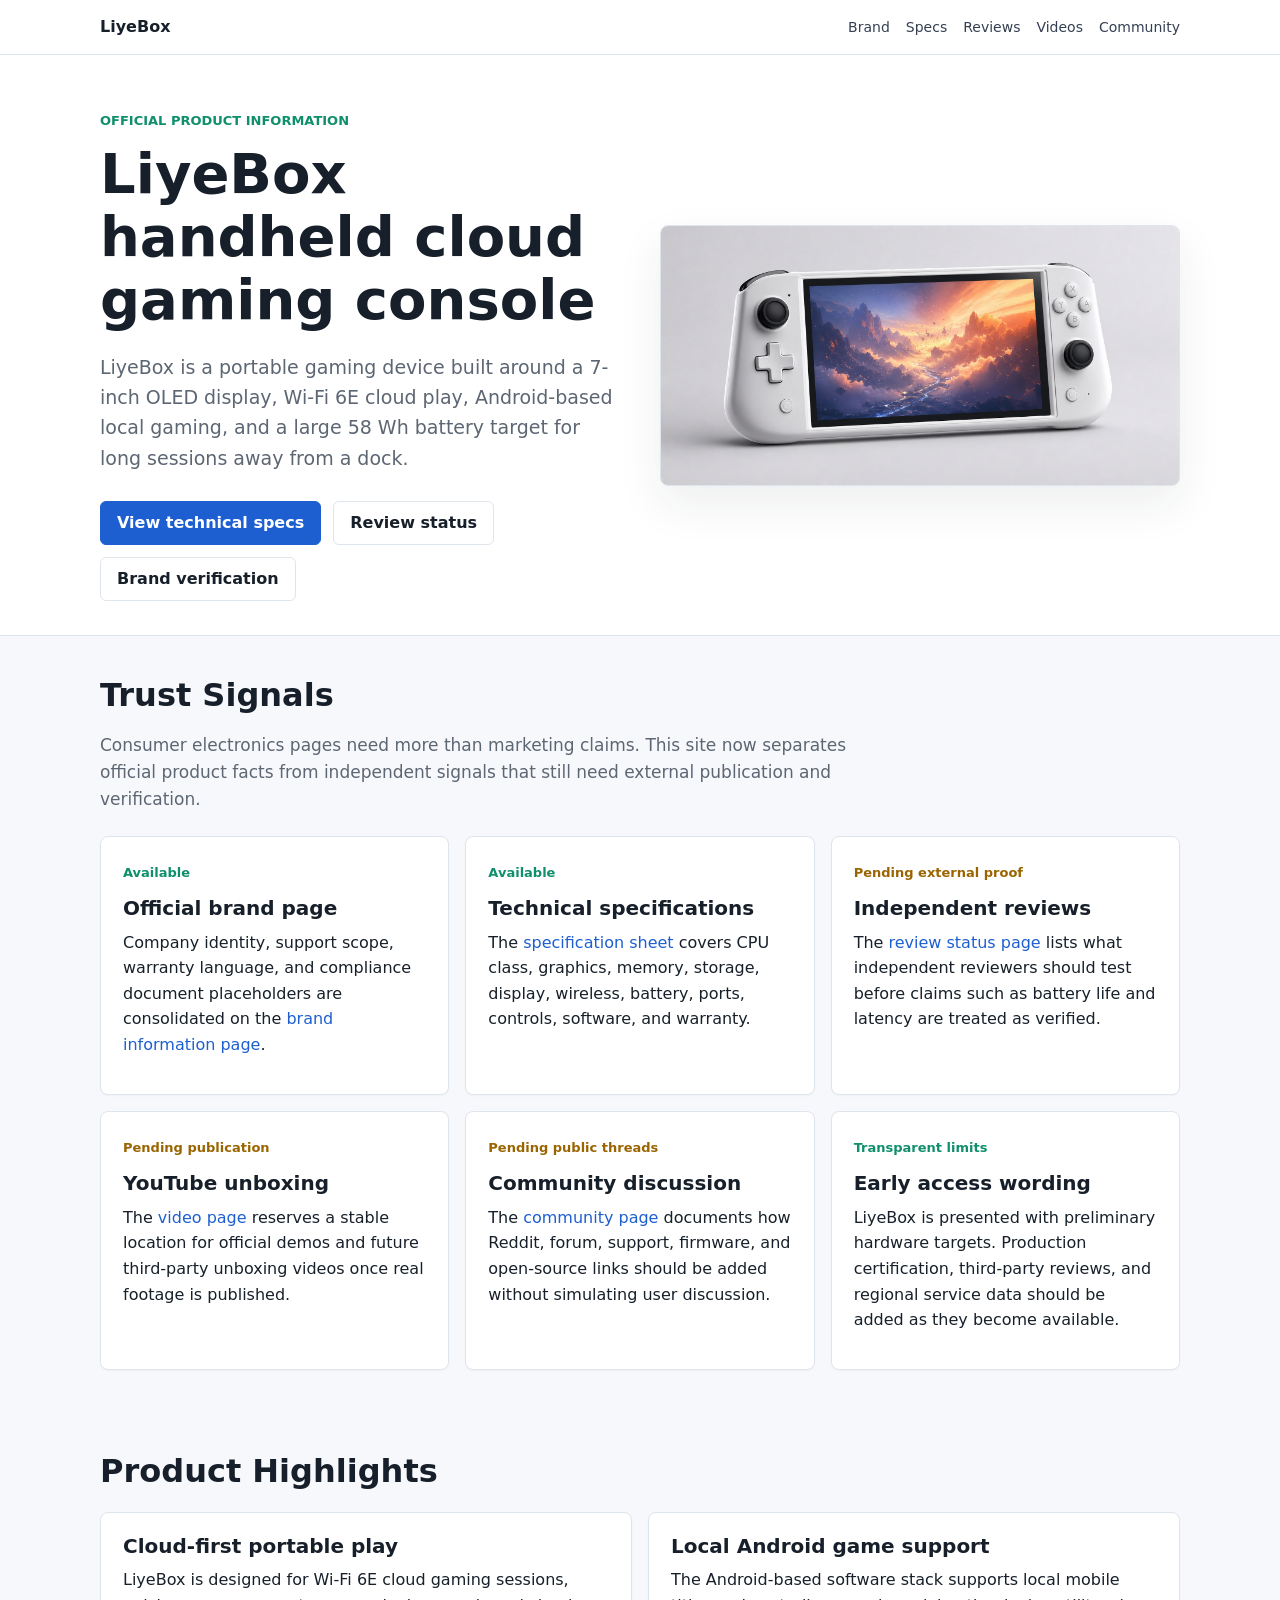
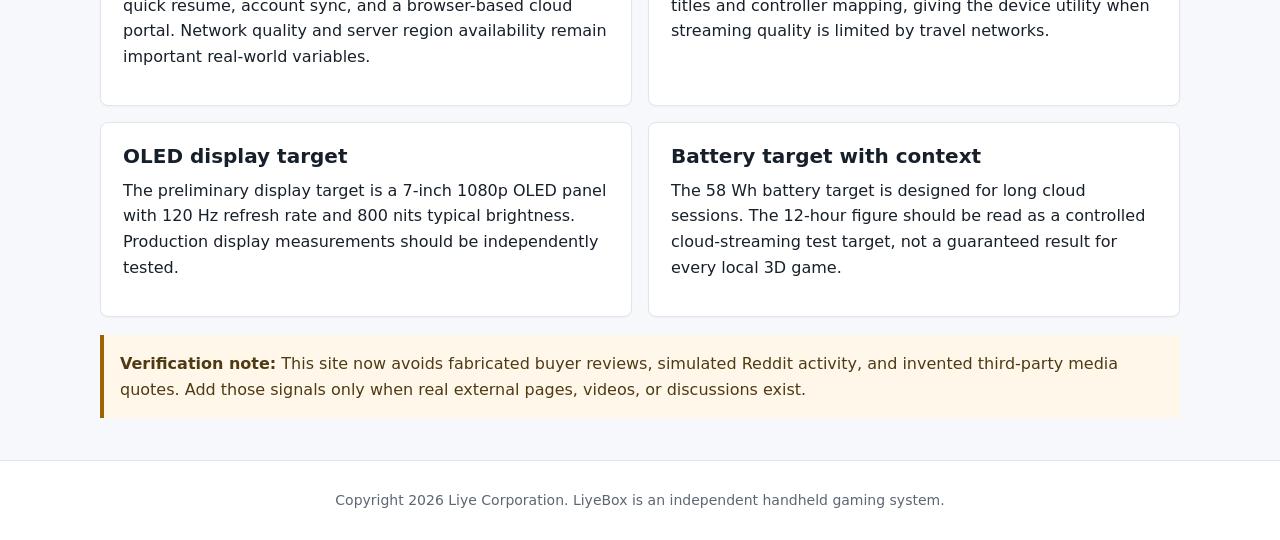
<file: www/index.html>
<!DOCTYPE html>
<html lang="en">
<head>
  <meta charset="UTF-8">
  <meta name="viewport" content="width=device-width, initial-scale=1.0">
  <title>LiyeBox Official Site - Handheld Cloud Gaming Console</title>
  <meta name="description" content="Official LiyeBox product site with hardware specifications, brand information, review status, video coverage status, and community verification pages.">
  <link rel="canonical" href="https://pages-59y.pages.dev/">
  <link rel="stylesheet" href="styles.css">
  <script type="application/ld+json">
  {
    "@context": "https://schema.org",
    "@graph": [
      {
        "@type": "WebSite",
        "name": "LiyeBox Official Site",
        "url": "https://pages-59y.pages.dev/"
      },
      {
        "@type": "Organization",
        "name": "Liye Corporation",
        "url": "https://pages-59y.pages.dev/",
        "brand": {"@type": "Brand", "name": "LiyeBox"}
      },
      {
        "@type": "Product",
        "name": "LiyeBox",
        "brand": {"@type": "Brand", "name": "Liye"},
        "image": "https://pages-59y.pages.dev/images/liyebox-main.png",
        "description": "LiyeBox is a handheld cloud gaming console with a 7-inch OLED display, Wi-Fi 6E connectivity, Android-based local play, and a preliminary 58 Wh battery design.",
        "sku": "LYB-2026-128",
        "offers": {
          "@type": "Offer",
          "url": "https://pages-59y.pages.dev/",
          "priceCurrency": "USD",
          "price": "299.99",
          "availability": "https://schema.org/PreOrder",
          "itemCondition": "https://schema.org/NewCondition"
        }
      }
    ]
  }
  </script>
</head>
<body>
  <header class="site-header">
    <nav class="nav">
      <a class="brand" href="index.html">LiyeBox</a>
      <div class="nav-links">
        <a href="brand.html">Brand</a>
        <a href="specs.html">Specs</a>
        <a href="reviews.html">Reviews</a>
        <a href="videos.html">Videos</a>
        <a href="community.html">Community</a>
      </div>
    </nav>
  </header>

  <main>
    <section class="hero">
      <div class="hero-inner">
        <div>
          <p class="eyebrow">Official product information</p>
          <h1>LiyeBox handheld cloud gaming console</h1>
          <p class="lead">LiyeBox is a portable gaming device built around a 7-inch OLED display, Wi-Fi 6E cloud play, Android-based local gaming, and a large 58 Wh battery target for long sessions away from a dock.</p>
          <div class="hero-actions">
            <a class="button primary" href="specs.html">View technical specs</a>
            <a class="button" href="reviews.html">Review status</a>
            <a class="button" href="brand.html">Brand verification</a>
          </div>
        </div>
        <img class="product-shot" src="images/liyebox-main.png" alt="LiyeBox handheld gaming console product render">
      </div>
    </section>

    <section class="container">
      <h2>Trust Signals</h2>
      <p class="section-intro">Consumer electronics pages need more than marketing claims. This site now separates official product facts from independent signals that still need external publication and verification.</p>
      <div class="grid">
        <article class="card">
          <span class="status ok">Available</span>
          <h3>Official brand page</h3>
          <p>Company identity, support scope, warranty language, and compliance document placeholders are consolidated on the <a href="brand.html">brand information page</a>.</p>
        </article>
        <article class="card">
          <span class="status ok">Available</span>
          <h3>Technical specifications</h3>
          <p>The <a href="specs.html">specification sheet</a> covers CPU class, graphics, memory, storage, display, wireless, battery, ports, controls, software, and warranty.</p>
        </article>
        <article class="card">
          <span class="status pending">Pending external proof</span>
          <h3>Independent reviews</h3>
          <p>The <a href="reviews.html">review status page</a> lists what independent reviewers should test before claims such as battery life and latency are treated as verified.</p>
        </article>
        <article class="card">
          <span class="status pending">Pending publication</span>
          <h3>YouTube unboxing</h3>
          <p>The <a href="videos.html">video page</a> reserves a stable location for official demos and future third-party unboxing videos once real footage is published.</p>
        </article>
        <article class="card">
          <span class="status pending">Pending public threads</span>
          <h3>Community discussion</h3>
          <p>The <a href="community.html">community page</a> documents how Reddit, forum, support, firmware, and open-source links should be added without simulating user discussion.</p>
        </article>
        <article class="card">
          <span class="status ok">Transparent limits</span>
          <h3>Early access wording</h3>
          <p>LiyeBox is presented with preliminary hardware targets. Production certification, third-party reviews, and regional service data should be added as they become available.</p>
        </article>
      </div>
    </section>

    <section class="container">
      <h2>Product Highlights</h2>
      <div class="grid two">
        <article class="card">
          <h3>Cloud-first portable play</h3>
          <p>LiyeBox is designed for Wi-Fi 6E cloud gaming sessions, quick resume, account sync, and a browser-based cloud portal. Network quality and server region availability remain important real-world variables.</p>
        </article>
        <article class="card">
          <h3>Local Android game support</h3>
          <p>The Android-based software stack supports local mobile titles and controller mapping, giving the device utility when streaming quality is limited by travel networks.</p>
        </article>
        <article class="card">
          <h3>OLED display target</h3>
          <p>The preliminary display target is a 7-inch 1080p OLED panel with 120 Hz refresh rate and 800 nits typical brightness. Production display measurements should be independently tested.</p>
        </article>
        <article class="card">
          <h3>Battery target with context</h3>
          <p>The 58 Wh battery target is designed for long cloud sessions. The 12-hour figure should be read as a controlled cloud-streaming test target, not a guaranteed result for every local 3D game.</p>
        </article>
      </div>
      <div class="note">
        <strong>Verification note:</strong> This site now avoids fabricated buyer reviews, simulated Reddit activity, and invented third-party media quotes. Add those signals only when real external pages, videos, or discussions exist.
      </div>
    </section>
  </main>

  <footer class="footer">Copyright 2026 Liye Corporation. LiyeBox is an independent handheld gaming system.</footer>
</body>
</html>
</file>
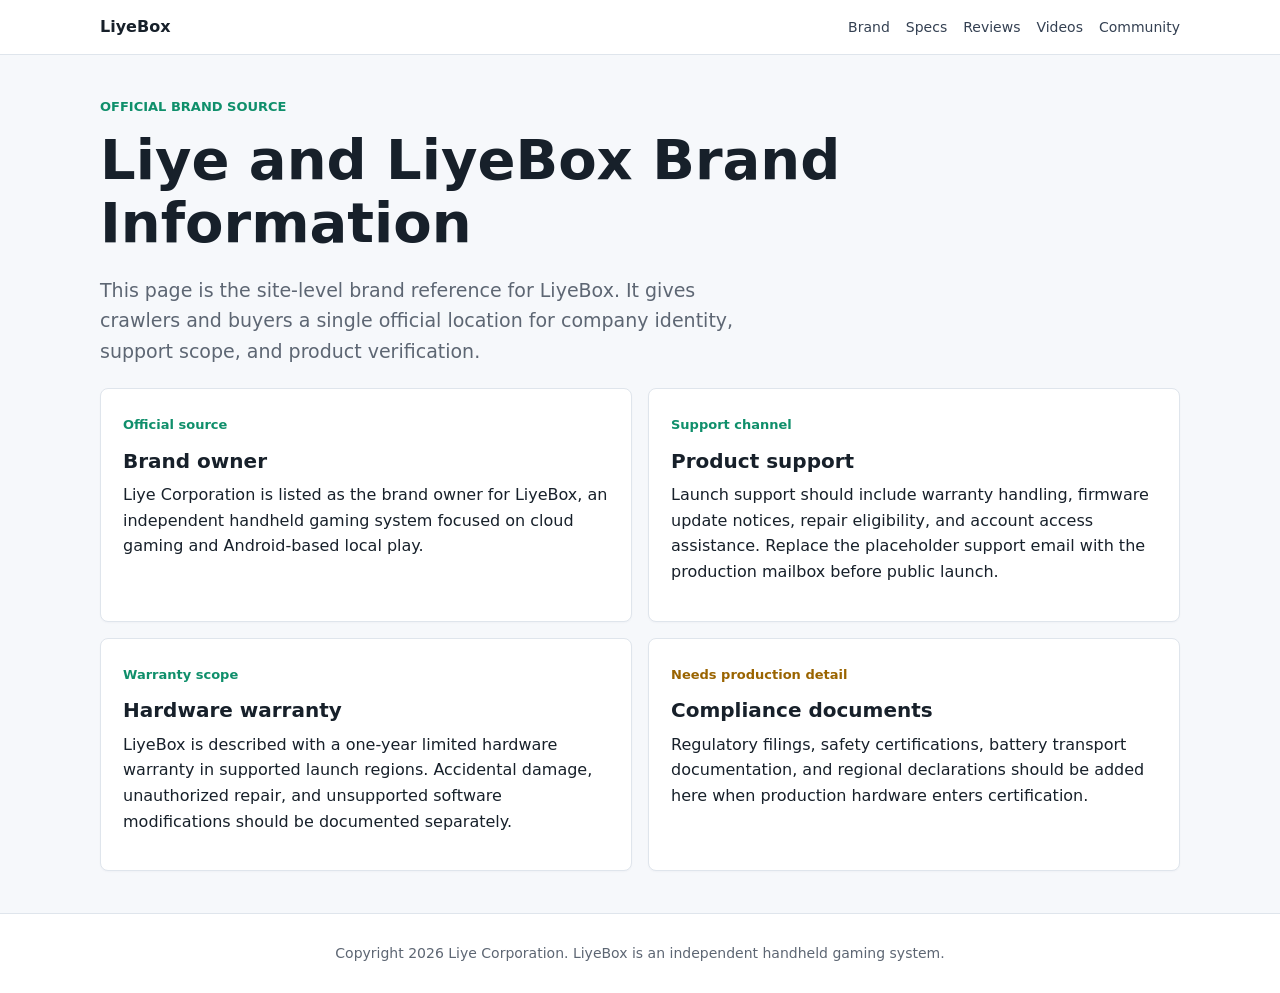
<file: www/brand.html>
<!DOCTYPE html>
<html lang="en">
<head>
  <meta charset="UTF-8">
  <meta name="viewport" content="width=device-width, initial-scale=1.0">
  <title>Liye Official Brand Information</title>
  <meta name="description" content="Official brand information for Liye and LiyeBox, including company identity, product support channels, warranty scope, and verification details.">
  <link rel="canonical" href="https://pages-59y.pages.dev/brand.html">
  <link rel="stylesheet" href="styles.css">
  <script type="application/ld+json">
  {
    "@context": "https://schema.org",
    "@type": "Organization",
    "name": "Liye Corporation",
    "url": "https://pages-59y.pages.dev/",
    "logo": "https://pages-59y.pages.dev/images/liyebox-main.png",
    "brand": {"@type": "Brand", "name": "LiyeBox"},
    "contactPoint": {
      "@type": "ContactPoint",
      "contactType": "product support",
      "email": "support@example.com",
      "availableLanguage": ["English"]
    }
  }
  </script>
</head>
<body>
  <header class="site-header">
    <nav class="nav">
      <a class="brand" href="index.html">LiyeBox</a>
      <div class="nav-links">
        <a href="brand.html">Brand</a>
        <a href="specs.html">Specs</a>
        <a href="reviews.html">Reviews</a>
        <a href="videos.html">Videos</a>
        <a href="community.html">Community</a>
      </div>
    </nav>
  </header>

  <main class="container">
    <p class="eyebrow">Official brand source</p>
    <h1>Liye and LiyeBox Brand Information</h1>
    <p class="lead">This page is the site-level brand reference for LiyeBox. It gives crawlers and buyers a single official location for company identity, support scope, and product verification.</p>

    <section class="grid two">
      <article class="card">
        <span class="status ok">Official source</span>
        <h3>Brand owner</h3>
        <p>Liye Corporation is listed as the brand owner for LiyeBox, an independent handheld gaming system focused on cloud gaming and Android-based local play.</p>
      </article>
      <article class="card">
        <span class="status ok">Support channel</span>
        <h3>Product support</h3>
        <p>Launch support should include warranty handling, firmware update notices, repair eligibility, and account access assistance. Replace the placeholder support email with the production mailbox before public launch.</p>
      </article>
      <article class="card">
        <span class="status ok">Warranty scope</span>
        <h3>Hardware warranty</h3>
        <p>LiyeBox is described with a one-year limited hardware warranty in supported launch regions. Accidental damage, unauthorized repair, and unsupported software modifications should be documented separately.</p>
      </article>
      <article class="card">
        <span class="status pending">Needs production detail</span>
        <h3>Compliance documents</h3>
        <p>Regulatory filings, safety certifications, battery transport documentation, and regional declarations should be added here when production hardware enters certification.</p>
      </article>
    </section>
  </main>

  <footer class="footer">Copyright 2026 Liye Corporation. LiyeBox is an independent handheld gaming system.</footer>
</body>
</html>
</file>
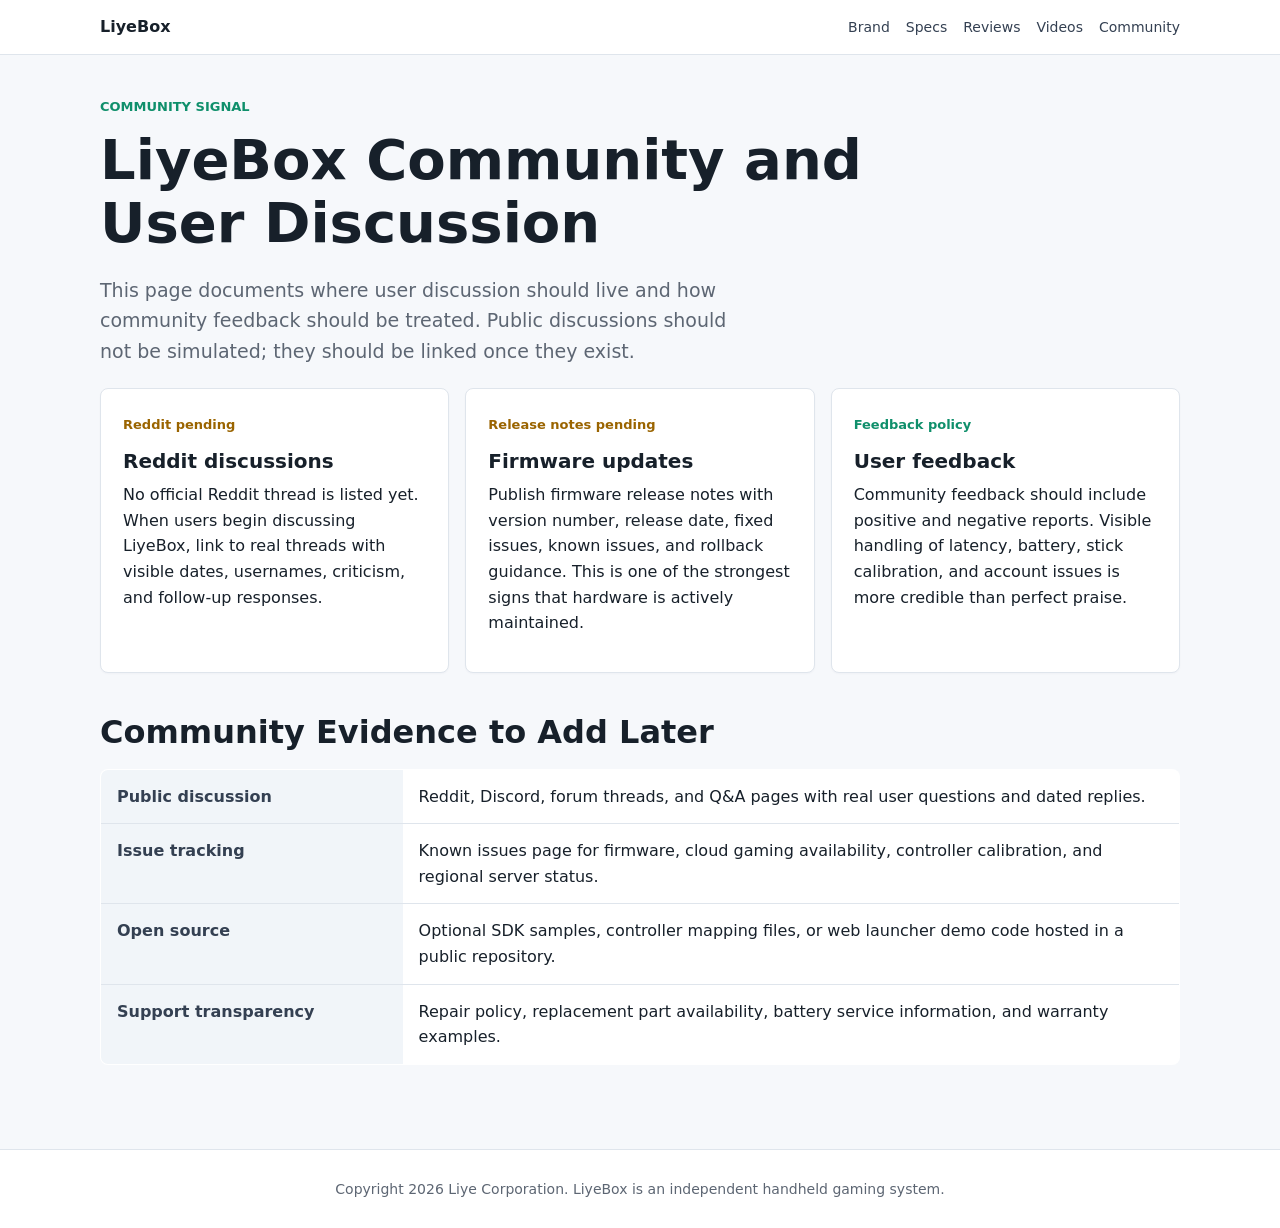
<file: www/community.html>
<!DOCTYPE html>
<html lang="en">
<head>
  <meta charset="UTF-8">
  <meta name="viewport" content="width=device-width, initial-scale=1.0">
  <title>LiyeBox Community and User Discussion</title>
  <meta name="description" content="Official status page for LiyeBox community discussion, user feedback channels, Reddit coverage, bug reports, and release notes.">
  <link rel="canonical" href="https://pages-59y.pages.dev/community.html">
  <link rel="stylesheet" href="styles.css">
</head>
<body>
  <header class="site-header">
    <nav class="nav">
      <a class="brand" href="index.html">LiyeBox</a>
      <div class="nav-links">
        <a href="brand.html">Brand</a>
        <a href="specs.html">Specs</a>
        <a href="reviews.html">Reviews</a>
        <a href="videos.html">Videos</a>
        <a href="community.html">Community</a>
      </div>
    </nav>
  </header>

  <main class="container">
    <p class="eyebrow">Community signal</p>
    <h1>LiyeBox Community and User Discussion</h1>
    <p class="lead">This page documents where user discussion should live and how community feedback should be treated. Public discussions should not be simulated; they should be linked once they exist.</p>

    <section class="grid">
      <article class="card">
        <span class="status pending">Reddit pending</span>
        <h3>Reddit discussions</h3>
        <p>No official Reddit thread is listed yet. When users begin discussing LiyeBox, link to real threads with visible dates, usernames, criticism, and follow-up responses.</p>
      </article>
      <article class="card">
        <span class="status pending">Release notes pending</span>
        <h3>Firmware updates</h3>
        <p>Publish firmware release notes with version number, release date, fixed issues, known issues, and rollback guidance. This is one of the strongest signs that hardware is actively maintained.</p>
      </article>
      <article class="card">
        <span class="status ok">Feedback policy</span>
        <h3>User feedback</h3>
        <p>Community feedback should include positive and negative reports. Visible handling of latency, battery, stick calibration, and account issues is more credible than perfect praise.</p>
      </article>
    </section>

    <section class="container" style="padding-left:0;padding-right:0">
      <h2>Community Evidence to Add Later</h2>
      <table class="spec-table">
        <tbody>
          <tr><th>Public discussion</th><td>Reddit, Discord, forum threads, and Q&A pages with real user questions and dated replies.</td></tr>
          <tr><th>Issue tracking</th><td>Known issues page for firmware, cloud gaming availability, controller calibration, and regional server status.</td></tr>
          <tr><th>Open source</th><td>Optional SDK samples, controller mapping files, or web launcher demo code hosted in a public repository.</td></tr>
          <tr><th>Support transparency</th><td>Repair policy, replacement part availability, battery service information, and warranty examples.</td></tr>
        </tbody>
      </table>
    </section>
  </main>

  <footer class="footer">Copyright 2026 Liye Corporation. LiyeBox is an independent handheld gaming system.</footer>
</body>
</html>
</file>
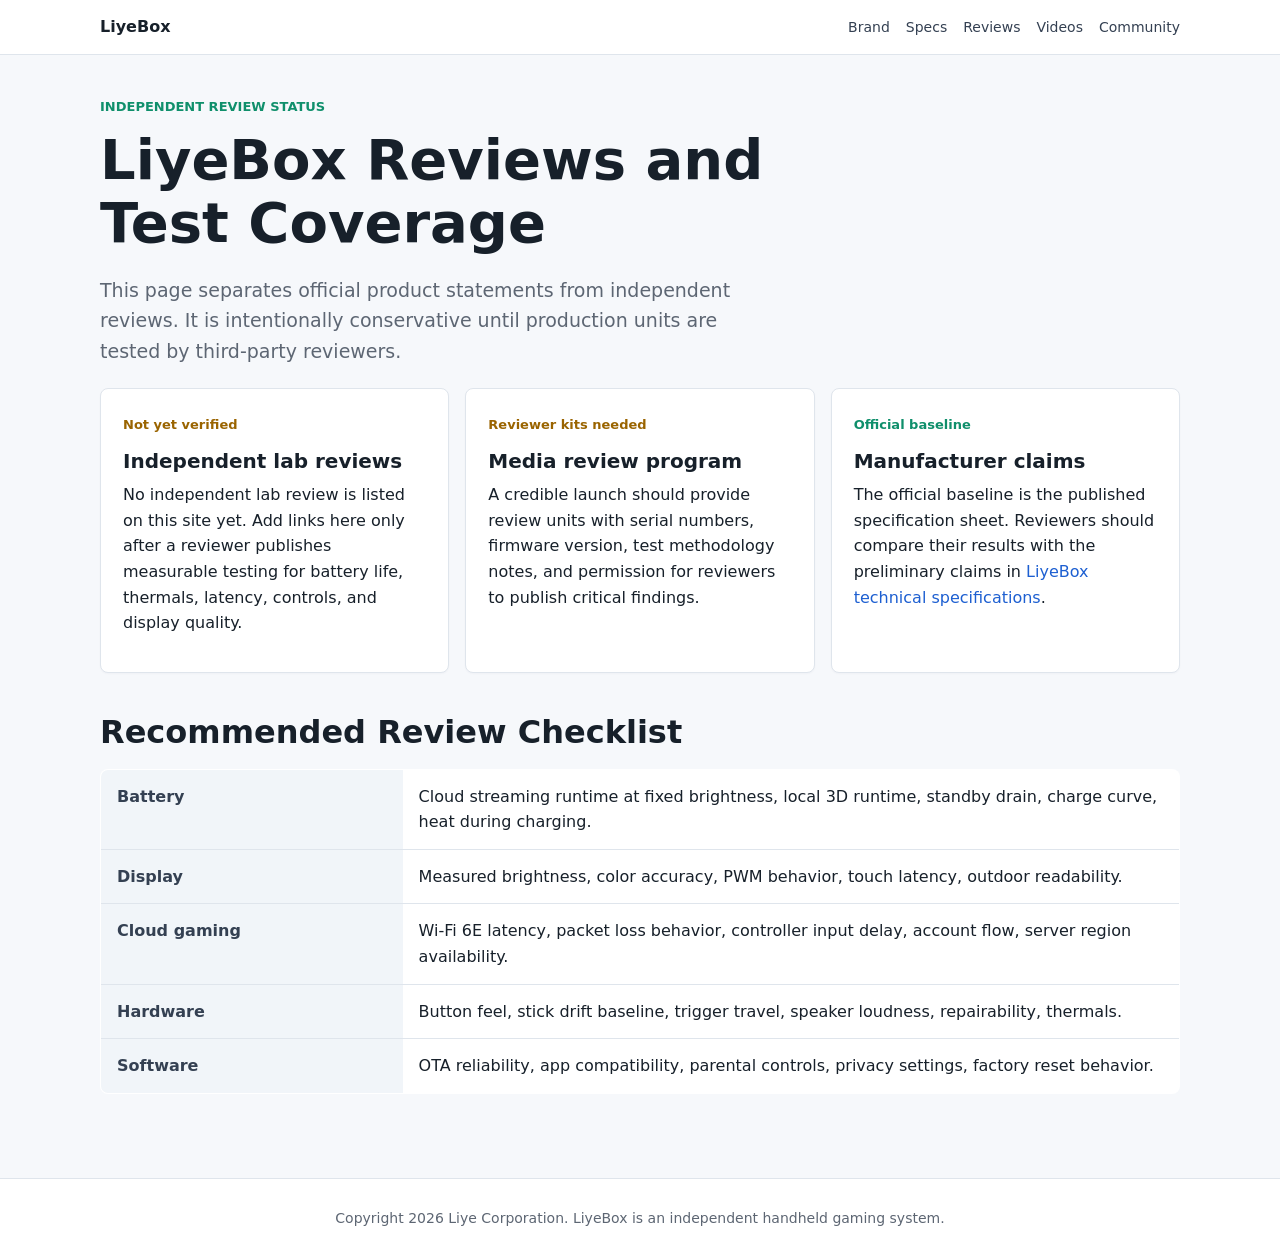
<file: www/reviews.html>
<!DOCTYPE html>
<html lang="en">
<head>
  <meta charset="UTF-8">
  <meta name="viewport" content="width=device-width, initial-scale=1.0">
  <title>LiyeBox Reviews and Third-Party Coverage Status</title>
  <meta name="description" content="Current status of LiyeBox independent reviews, reviewer kit availability, and the difference between official claims and third-party testing.">
  <link rel="canonical" href="https://pages-59y.pages.dev/reviews.html">
  <link rel="stylesheet" href="styles.css">
</head>
<body>
  <header class="site-header">
    <nav class="nav">
      <a class="brand" href="index.html">LiyeBox</a>
      <div class="nav-links">
        <a href="brand.html">Brand</a>
        <a href="specs.html">Specs</a>
        <a href="reviews.html">Reviews</a>
        <a href="videos.html">Videos</a>
        <a href="community.html">Community</a>
      </div>
    </nav>
  </header>

  <main class="container">
    <p class="eyebrow">Independent review status</p>
    <h1>LiyeBox Reviews and Test Coverage</h1>
    <p class="lead">This page separates official product statements from independent reviews. It is intentionally conservative until production units are tested by third-party reviewers.</p>

    <section class="grid">
      <article class="card">
        <span class="status pending">Not yet verified</span>
        <h3>Independent lab reviews</h3>
        <p>No independent lab review is listed on this site yet. Add links here only after a reviewer publishes measurable testing for battery life, thermals, latency, controls, and display quality.</p>
      </article>
      <article class="card">
        <span class="status pending">Reviewer kits needed</span>
        <h3>Media review program</h3>
        <p>A credible launch should provide review units with serial numbers, firmware version, test methodology notes, and permission for reviewers to publish critical findings.</p>
      </article>
      <article class="card">
        <span class="status ok">Official baseline</span>
        <h3>Manufacturer claims</h3>
        <p>The official baseline is the published specification sheet. Reviewers should compare their results with the preliminary claims in <a href="specs.html">LiyeBox technical specifications</a>.</p>
      </article>
    </section>

    <section class="container" style="padding-left:0;padding-right:0">
      <h2>Recommended Review Checklist</h2>
      <table class="spec-table">
        <tbody>
          <tr><th>Battery</th><td>Cloud streaming runtime at fixed brightness, local 3D runtime, standby drain, charge curve, heat during charging.</td></tr>
          <tr><th>Display</th><td>Measured brightness, color accuracy, PWM behavior, touch latency, outdoor readability.</td></tr>
          <tr><th>Cloud gaming</th><td>Wi-Fi 6E latency, packet loss behavior, controller input delay, account flow, server region availability.</td></tr>
          <tr><th>Hardware</th><td>Button feel, stick drift baseline, trigger travel, speaker loudness, repairability, thermals.</td></tr>
          <tr><th>Software</th><td>OTA reliability, app compatibility, parental controls, privacy settings, factory reset behavior.</td></tr>
        </tbody>
      </table>
    </section>
  </main>

  <footer class="footer">Copyright 2026 Liye Corporation. LiyeBox is an independent handheld gaming system.</footer>
</body>
</html>
</file>
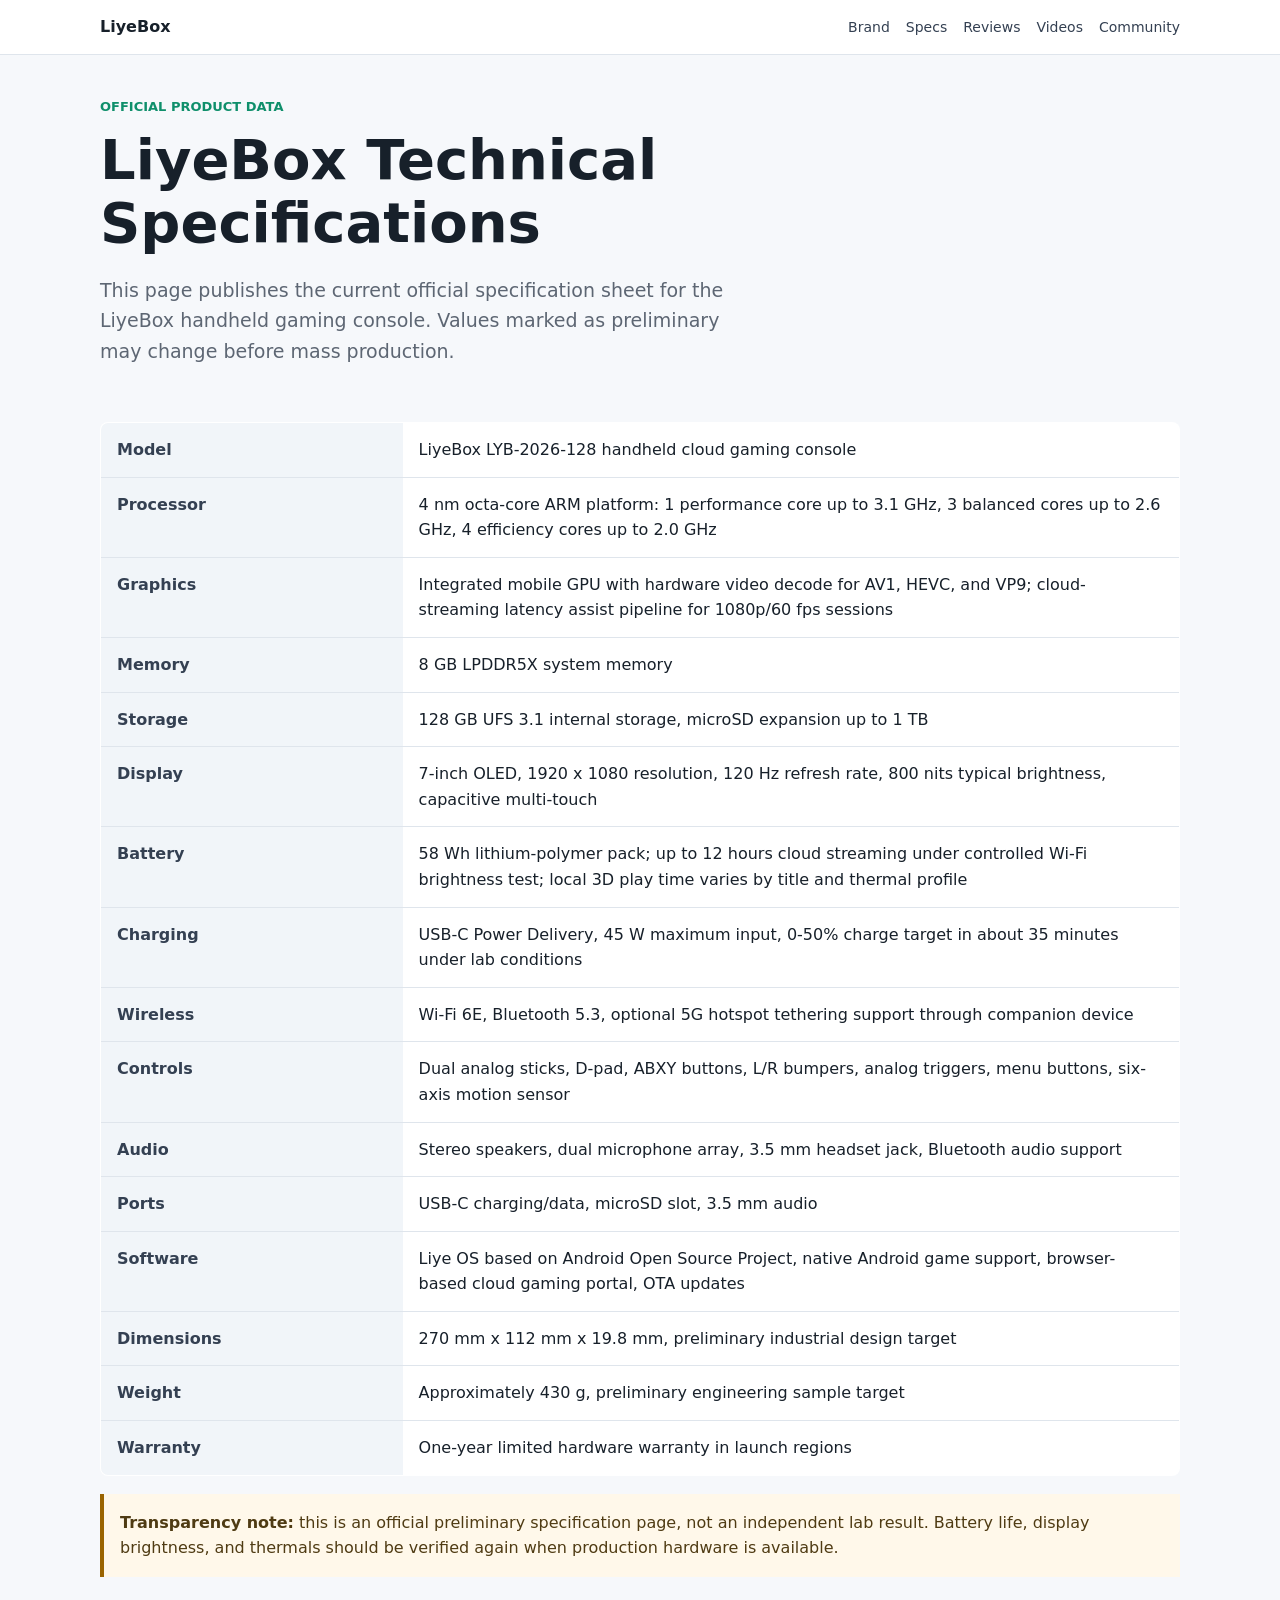
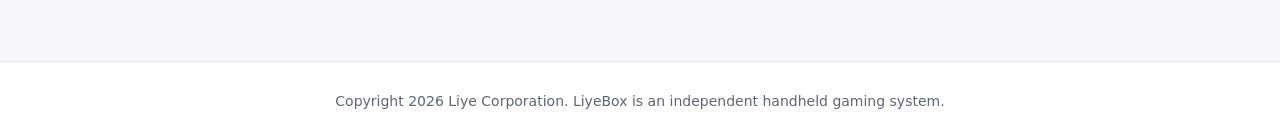
<file: www/specs.html>
<!DOCTYPE html>
<html lang="en">
<head>
  <meta charset="UTF-8">
  <meta name="viewport" content="width=device-width, initial-scale=1.0">
  <title>LiyeBox Official Technical Specifications</title>
  <meta name="description" content="Official preliminary LiyeBox hardware specifications covering CPU, GPU, memory, display, battery, wireless, ports, sensors, and software support.">
  <link rel="canonical" href="https://pages-59y.pages.dev/specs.html">
  <link rel="stylesheet" href="styles.css">
  <script type="application/ld+json">
  {
    "@context": "https://schema.org",
    "@type": "Product",
    "name": "LiyeBox",
    "brand": {"@type": "Brand", "name": "Liye"},
    "image": "https://pages-59y.pages.dev/images/liyebox-main.png",
    "description": "LiyeBox is a handheld cloud gaming console with a 7-inch OLED display, Wi-Fi 6E, local Android game support, and a published preliminary hardware specification.",
    "sku": "LYB-2026-128",
    "offers": {
      "@type": "Offer",
      "priceCurrency": "USD",
      "price": "299.99",
      "availability": "https://schema.org/PreOrder",
      "url": "https://pages-59y.pages.dev/"
    }
  }
  </script>
</head>
<body>
  <header class="site-header">
    <nav class="nav">
      <a class="brand" href="index.html">LiyeBox</a>
      <div class="nav-links">
        <a href="brand.html">Brand</a>
        <a href="specs.html">Specs</a>
        <a href="reviews.html">Reviews</a>
        <a href="videos.html">Videos</a>
        <a href="community.html">Community</a>
      </div>
    </nav>
  </header>

  <main class="container">
    <p class="eyebrow">Official product data</p>
    <h1>LiyeBox Technical Specifications</h1>
    <p class="lead">This page publishes the current official specification sheet for the LiyeBox handheld gaming console. Values marked as preliminary may change before mass production.</p>

    <section class="container" style="padding-left:0;padding-right:0">
      <table class="spec-table">
        <tbody>
          <tr><th>Model</th><td>LiyeBox LYB-2026-128 handheld cloud gaming console</td></tr>
          <tr><th>Processor</th><td>4 nm octa-core ARM platform: 1 performance core up to 3.1 GHz, 3 balanced cores up to 2.6 GHz, 4 efficiency cores up to 2.0 GHz</td></tr>
          <tr><th>Graphics</th><td>Integrated mobile GPU with hardware video decode for AV1, HEVC, and VP9; cloud-streaming latency assist pipeline for 1080p/60 fps sessions</td></tr>
          <tr><th>Memory</th><td>8 GB LPDDR5X system memory</td></tr>
          <tr><th>Storage</th><td>128 GB UFS 3.1 internal storage, microSD expansion up to 1 TB</td></tr>
          <tr><th>Display</th><td>7-inch OLED, 1920 x 1080 resolution, 120 Hz refresh rate, 800 nits typical brightness, capacitive multi-touch</td></tr>
          <tr><th>Battery</th><td>58 Wh lithium-polymer pack; up to 12 hours cloud streaming under controlled Wi-Fi brightness test; local 3D play time varies by title and thermal profile</td></tr>
          <tr><th>Charging</th><td>USB-C Power Delivery, 45 W maximum input, 0-50% charge target in about 35 minutes under lab conditions</td></tr>
          <tr><th>Wireless</th><td>Wi-Fi 6E, Bluetooth 5.3, optional 5G hotspot tethering support through companion device</td></tr>
          <tr><th>Controls</th><td>Dual analog sticks, D-pad, ABXY buttons, L/R bumpers, analog triggers, menu buttons, six-axis motion sensor</td></tr>
          <tr><th>Audio</th><td>Stereo speakers, dual microphone array, 3.5 mm headset jack, Bluetooth audio support</td></tr>
          <tr><th>Ports</th><td>USB-C charging/data, microSD slot, 3.5 mm audio</td></tr>
          <tr><th>Software</th><td>Liye OS based on Android Open Source Project, native Android game support, browser-based cloud gaming portal, OTA updates</td></tr>
          <tr><th>Dimensions</th><td>270 mm x 112 mm x 19.8 mm, preliminary industrial design target</td></tr>
          <tr><th>Weight</th><td>Approximately 430 g, preliminary engineering sample target</td></tr>
          <tr><th>Warranty</th><td>One-year limited hardware warranty in launch regions</td></tr>
        </tbody>
      </table>

      <div class="note">
        <strong>Transparency note:</strong> this is an official preliminary specification page, not an independent lab result. Battery life, display brightness, and thermals should be verified again when production hardware is available.
      </div>
    </section>
  </main>

  <footer class="footer">Copyright 2026 Liye Corporation. LiyeBox is an independent handheld gaming system.</footer>
</body>
</html>
</file>
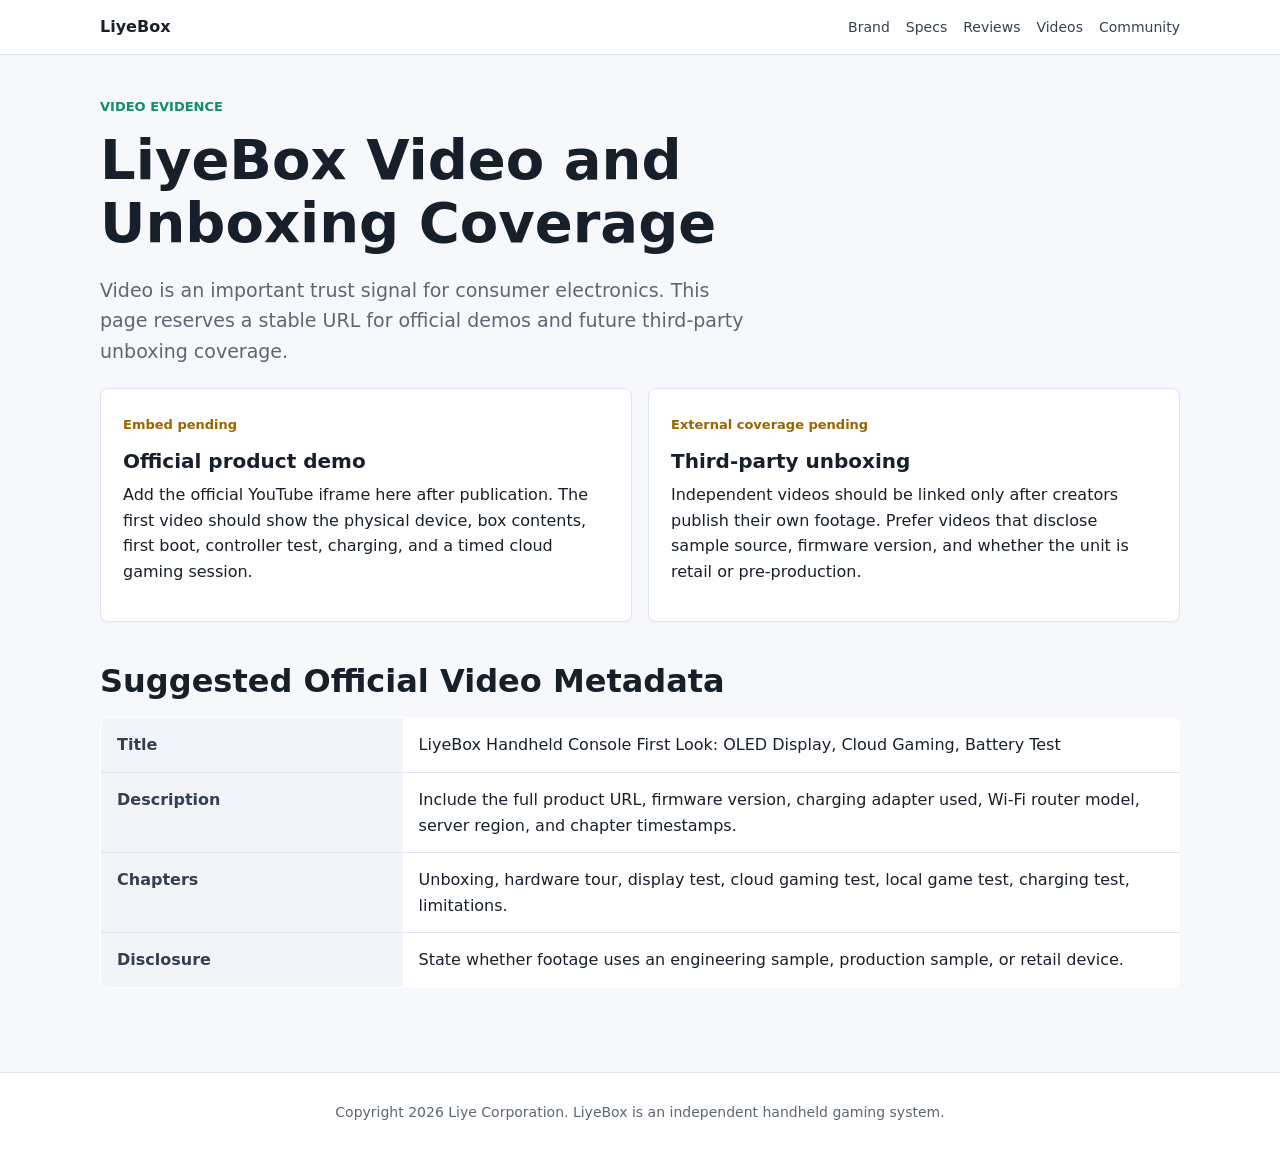
<file: www/videos.html>
<!DOCTYPE html>
<html lang="en">
<head>
  <meta charset="UTF-8">
  <meta name="viewport" content="width=device-width, initial-scale=1.0">
  <title>LiyeBox Video and Unboxing Coverage</title>
  <meta name="description" content="Official status page for LiyeBox product videos, unboxing coverage, demo footage, and recommended video metadata for future YouTube publication.">
  <link rel="canonical" href="https://pages-59y.pages.dev/videos.html">
  <link rel="stylesheet" href="styles.css">
</head>
<body>
  <header class="site-header">
    <nav class="nav">
      <a class="brand" href="index.html">LiyeBox</a>
      <div class="nav-links">
        <a href="brand.html">Brand</a>
        <a href="specs.html">Specs</a>
        <a href="reviews.html">Reviews</a>
        <a href="videos.html">Videos</a>
        <a href="community.html">Community</a>
      </div>
    </nav>
  </header>

  <main class="container">
    <p class="eyebrow">Video evidence</p>
    <h1>LiyeBox Video and Unboxing Coverage</h1>
    <p class="lead">Video is an important trust signal for consumer electronics. This page reserves a stable URL for official demos and future third-party unboxing coverage.</p>

    <section class="grid two">
      <article class="card">
        <span class="status pending">Embed pending</span>
        <h3>Official product demo</h3>
        <p>Add the official YouTube iframe here after publication. The first video should show the physical device, box contents, first boot, controller test, charging, and a timed cloud gaming session.</p>
      </article>
      <article class="card">
        <span class="status pending">External coverage pending</span>
        <h3>Third-party unboxing</h3>
        <p>Independent videos should be linked only after creators publish their own footage. Prefer videos that disclose sample source, firmware version, and whether the unit is retail or pre-production.</p>
      </article>
    </section>

    <section class="container" style="padding-left:0;padding-right:0">
      <h2>Suggested Official Video Metadata</h2>
      <table class="spec-table">
        <tbody>
          <tr><th>Title</th><td>LiyeBox Handheld Console First Look: OLED Display, Cloud Gaming, Battery Test</td></tr>
          <tr><th>Description</th><td>Include the full product URL, firmware version, charging adapter used, Wi-Fi router model, server region, and chapter timestamps.</td></tr>
          <tr><th>Chapters</th><td>Unboxing, hardware tour, display test, cloud gaming test, local game test, charging test, limitations.</td></tr>
          <tr><th>Disclosure</th><td>State whether footage uses an engineering sample, production sample, or retail device.</td></tr>
        </tbody>
      </table>
    </section>
  </main>

  <footer class="footer">Copyright 2026 Liye Corporation. LiyeBox is an independent handheld gaming system.</footer>
</body>
</html>
</file>
<file: www/styles.css>
:root {
  --ink: #17202a;
  --muted: #5d6673;
  --line: #dfe5ec;
  --paper: #ffffff;
  --soft: #f6f8fb;
  --blue: #1d5fd1;
  --green: #0f8f6b;
  --amber: #9a6400;
  --shadow: 0 18px 45px rgba(20, 34, 55, 0.08);
}

* { box-sizing: border-box; }

body {
  margin: 0;
  color: var(--ink);
  background: var(--soft);
  font-family: Inter, ui-sans-serif, system-ui, -apple-system, BlinkMacSystemFont, "Segoe UI", sans-serif;
  line-height: 1.6;
}

a { color: var(--blue); text-decoration: none; }
a:hover { text-decoration: underline; }

.site-header {
  position: sticky;
  top: 0;
  z-index: 3;
  background: rgba(255, 255, 255, 0.94);
  border-bottom: 1px solid var(--line);
  backdrop-filter: blur(12px);
}

.nav {
  max-width: 1120px;
  margin: 0 auto;
  padding: 14px 20px;
  display: flex;
  align-items: center;
  justify-content: space-between;
  gap: 24px;
}

.brand {
  color: var(--ink);
  font-weight: 800;
  letter-spacing: 0;
}

.nav-links {
  display: flex;
  align-items: center;
  gap: 16px;
  flex-wrap: wrap;
  font-size: 14px;
}

.nav-links a { color: #344052; }

.hero {
  background: var(--paper);
  border-bottom: 1px solid var(--line);
}

.hero-inner {
  max-width: 1120px;
  margin: 0 auto;
  min-height: 560px;
  padding: 56px 20px 34px;
  display: grid;
  grid-template-columns: minmax(0, 1fr) minmax(360px, 520px);
  gap: 44px;
  align-items: center;
}

.eyebrow {
  margin: 0 0 12px;
  color: var(--green);
  font-size: 13px;
  font-weight: 800;
  text-transform: uppercase;
}

h1, h2, h3 { line-height: 1.12; letter-spacing: 0; }
h1 { margin: 0; font-size: 56px; max-width: 780px; }
h2 { margin: 0 0 18px; font-size: 32px; }
h3 { margin: 0 0 10px; font-size: 20px; }
p { margin: 0 0 14px; }

.lead {
  margin-top: 20px;
  max-width: 660px;
  color: var(--muted);
  font-size: 19px;
}

.hero-actions {
  margin-top: 28px;
  display: flex;
  gap: 12px;
  flex-wrap: wrap;
}

.button {
  display: inline-flex;
  align-items: center;
  justify-content: center;
  min-height: 44px;
  padding: 0 16px;
  border: 1px solid var(--line);
  border-radius: 6px;
  color: var(--ink);
  background: var(--paper);
  font-weight: 700;
}

.button.primary {
  color: #fff;
  background: var(--blue);
  border-color: var(--blue);
}

.product-shot {
  width: 100%;
  border-radius: 8px;
  box-shadow: var(--shadow);
  border: 1px solid var(--line);
  background: #eef2f6;
}

.container {
  max-width: 1120px;
  margin: 0 auto;
  padding: 42px 20px;
}

.section-intro {
  max-width: 760px;
  color: var(--muted);
  font-size: 17px;
}

.grid {
  display: grid;
  grid-template-columns: repeat(3, minmax(0, 1fr));
  gap: 16px;
  margin-top: 22px;
}

.grid.two { grid-template-columns: repeat(2, minmax(0, 1fr)); }

.card {
  background: var(--paper);
  border: 1px solid var(--line);
  border-radius: 8px;
  padding: 22px;
  box-shadow: 0 1px 2px rgba(20, 34, 55, 0.03);
}

.status {
  display: inline-flex;
  align-items: center;
  gap: 8px;
  margin-bottom: 14px;
  font-size: 13px;
  font-weight: 800;
}

.status.ok { color: var(--green); }
.status.pending { color: var(--amber); }

.spec-table {
  width: 100%;
  border-collapse: collapse;
  background: var(--paper);
  border: 1px solid var(--line);
  border-radius: 8px;
  overflow: hidden;
}

.spec-table th,
.spec-table td {
  padding: 14px 16px;
  border-bottom: 1px solid var(--line);
  text-align: left;
  vertical-align: top;
}

.spec-table th {
  width: 28%;
  background: #f1f5f9;
  color: #344052;
}

.note {
  margin-top: 18px;
  padding: 16px;
  border-left: 4px solid var(--amber);
  background: #fff8ea;
  color: #4f3b13;
}

.footer {
  border-top: 1px solid var(--line);
  background: var(--paper);
  color: var(--muted);
  padding: 28px 20px;
  text-align: center;
  font-size: 14px;
}

@media (max-width: 860px) {
  .hero-inner { grid-template-columns: 1fr; min-height: auto; }
  h1 { font-size: 40px; }
  .grid, .grid.two { grid-template-columns: 1fr; }
  .nav { align-items: flex-start; flex-direction: column; gap: 10px; }
}
</file>
